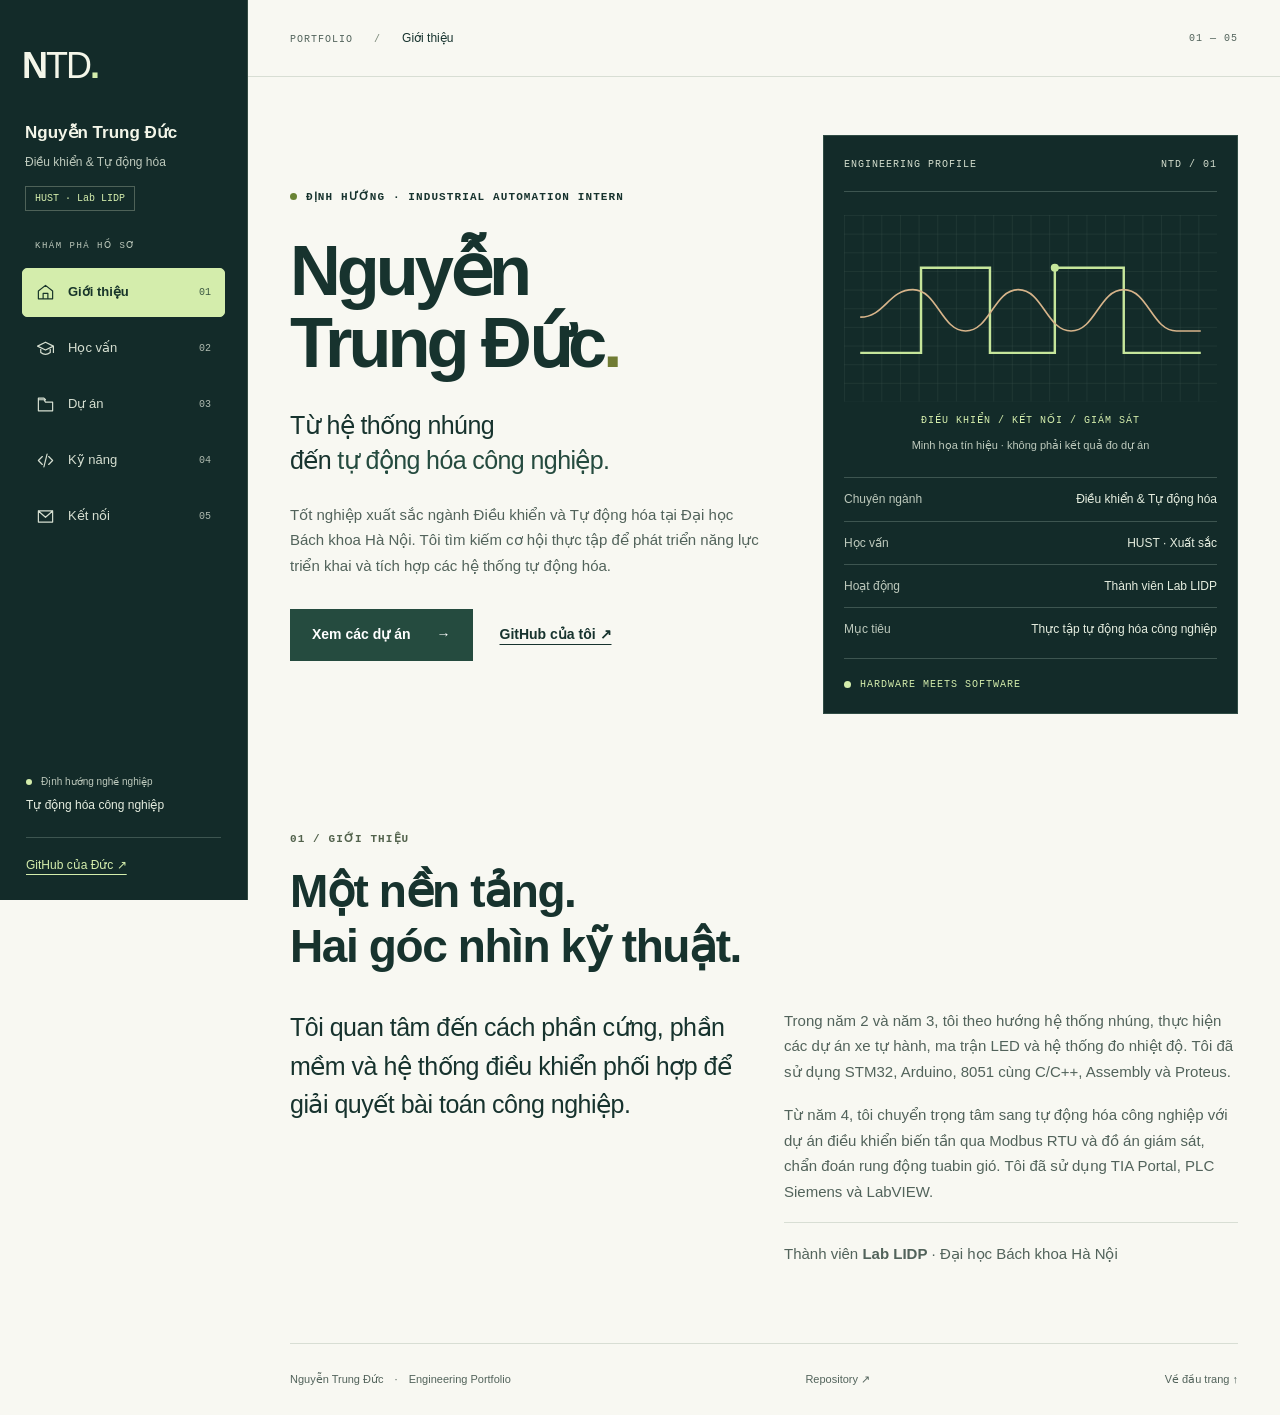
<file: index.html>
<!doctype html>
<html lang="vi"><head>
  <meta charset="utf-8"><meta name="viewport" content="width=device-width, initial-scale=1">
  <meta name="theme-color" content="#132b29">
  <title>Giới thiệu · Nguyễn Trung Đức</title>
  <meta name="description" content="Nguyễn Trung Đức — tốt nghiệp xuất sắc HUST, thành viên Lab LIDP, định hướng tự động hóa công nghiệp.">
  <link rel="stylesheet" href="styles.css">
</head><body id="top" class="sidebar-layout">
  <a class="skip" href="#main">Đến nội dung chính</a>
  <aside class="sidebar" aria-label="Hồ sơ và điều hướng">
    <a class="brand sidebar-brand" href="index.html" aria-label="Nguyễn Trung Đức — Giới thiệu">N<span>TD</span><span class="brand-dot">.</span></a>
    <div class="sidebar-profile"><p class="sidebar-name">Nguyễn Trung Đức</p><p>Điều khiển &amp; Tự động hóa</p><span class="sidebar-school">HUST · Lab LIDP</span></div>
    <p class="sidebar-label">KHÁM PHÁ HỒ SƠ</p>
    <nav class="sidebar-nav" aria-label="Điều hướng chính">
      <a class="nav-item" href="index.html" aria-current="page"><svg viewBox="0 0 24 24" fill="none" stroke="currentColor" stroke-width="1.5" stroke-linecap="round" stroke-linejoin="round" aria-hidden="true"><path d="M3 10 12 3l9 7v10H3Z M9 20v-7h6v7"/></svg><span>Giới thiệu</span><span class="nav-number" aria-hidden="true">01</span></a>
      <a class="nav-item" href="education.html"><svg viewBox="0 0 24 24" fill="none" stroke="currentColor" stroke-width="1.5" stroke-linecap="round" stroke-linejoin="round" aria-hidden="true"><path d="m2 9 10-5 10 5-10 5Z M6 11v6q6 5 12 0v-6 M22 9v8"/></svg><span>Học vấn</span><span class="nav-number" aria-hidden="true">02</span></a>
      <a class="nav-item" href="projects.html"><svg viewBox="0 0 24 24" fill="none" stroke="currentColor" stroke-width="1.5" stroke-linecap="round" stroke-linejoin="round" aria-hidden="true"><path d="M3 6h7l2 3h9v11H3Z M3 6V4h7l2 2"/></svg><span>Dự án</span><span class="nav-number" aria-hidden="true">03</span></a>
      <a class="nav-item" href="skills.html"><svg viewBox="0 0 24 24" fill="none" stroke="currentColor" stroke-width="1.5" stroke-linecap="round" stroke-linejoin="round" aria-hidden="true"><path d="m8 7-5 5 5 5 M16 7l5 5-5 5 M14 4l-4 16"/></svg><span>Kỹ năng</span><span class="nav-number" aria-hidden="true">04</span></a>
      <a class="nav-item" href="contact.html"><svg viewBox="0 0 24 24" fill="none" stroke="currentColor" stroke-width="1.5" stroke-linecap="round" stroke-linejoin="round" aria-hidden="true"><path d="M3 5h18v14H3Z m0 0 9 8 9-8"/></svg><span>Kết nối</span><span class="nav-number" aria-hidden="true">05</span></a>
    </nav>
    <div class="sidebar-bottom"><p><span class="dot" aria-hidden="true"></span>Định hướng nghề nghiệp</p><strong>Tự động hóa công nghiệp</strong><a href="https://github.com/TDucIoT1901">GitHub của Đức ↗</a></div>
  </aside>
  <div class="page-shell">
    <header class="page-topbar"><p>PORTFOLIO <span aria-hidden="true">/</span> <span>Giới thiệu</span></p><span class="page-counter" aria-hidden="true">01 — 05</span></header>
    <main id="main" tabindex="-1"><section class="hero wrap" aria-labelledby="hero-title">
      <div class="hero-copy">
        <p class="eyebrow"><span class="dot" aria-hidden="true"></span>ĐỊNH HƯỚNG · INDUSTRIAL AUTOMATION INTERN</p>
        <h1 id="hero-title">Nguyễn<br>Trung Đức<span class="accent">.</span></h1>
        <p class="hero-role">Từ hệ thống nhúng<br>đến <em>tự động hóa công nghiệp.</em></p>
        <p class="intro">Tốt nghiệp xuất sắc ngành Điều khiển và Tự động hóa tại Đại học Bách khoa Hà Nội. Tôi tìm kiếm cơ hội thực tập để phát triển năng lực triển khai và tích hợp các hệ thống tự động hóa.</p>
        <div class="actions"><a class="button" href="projects.html">Xem các dự án <span aria-hidden="true">→</span></a><a class="text-link" href="https://github.com/TDucIoT1901">GitHub của tôi ↗</a></div>
      </div>
      <aside class="technical" aria-label="Tóm tắt hồ sơ kỹ thuật">
        <div class="panel-top"><span>ENGINEERING PROFILE</span><span>NTD / 01</span></div>
        <div class="signal" aria-hidden="true">
          <svg viewBox="0 0 460 230" fill="none">
            <defs><pattern id="grid" width="23" height="23" patternUnits="userSpaceOnUse"><path d="M23 0H0V23" stroke="#39514d" stroke-width=".7"/></pattern></defs>
            <rect width="460" height="230" fill="url(#grid)"/>
            <path d="M20 170H95V65H180V170H260V65H345V170H440" stroke="#c6e69b" stroke-width="3"/>
            <path d="M20 126C50 126 55 92 85 92S120 143 150 143S185 92 215 92S250 143 280 143S315 92 345 92S380 143 410 143H440" stroke="#d7b48a" stroke-width="2"/>
            <circle cx="260" cy="65" r="5" fill="#c6e69b"/>
          </svg>
          <span class="signal-caption">ĐIỀU KHIỂN / KẾT NỐI / GIÁM SÁT</span>
        </div>
        <p class="diagram-note">Minh họa tín hiệu · không phải kết quả đo dự án</p>
        <dl class="spec-list"><div><dt>Chuyên ngành</dt><dd>Điều khiển &amp; Tự động hóa</dd></div><div><dt>Học vấn</dt><dd>HUST · Xuất sắc</dd></div><div><dt>Hoạt động</dt><dd>Thành viên Lab LIDP</dd></div><div><dt>Mục tiêu</dt><dd>Thực tập tự động hóa công nghiệp</dd></div></dl>
        <div class="panel-bottom"><span class="dot" aria-hidden="true"></span>HARDWARE MEETS SOFTWARE</div>
      </aside>
    </section><section id="about" class="section wrap" aria-labelledby="about-title">
      <div class="section-heading"><p class="eyebrow">01 / GIỚI THIỆU</p><h2 id="about-title">Một nền tảng.<br>Hai góc nhìn kỹ thuật.</h2></div>
      <div class="about-grid"><p class="lead">Tôi quan tâm đến cách phần cứng, phần mềm và hệ thống điều khiển phối hợp để giải quyết bài toán công nghiệp.</p><div><p>Trong năm 2 và năm 3, tôi theo hướng hệ thống nhúng, thực hiện các dự án xe tự hành, ma trận LED và hệ thống đo nhiệt độ. Tôi đã sử dụng STM32, Arduino, 8051 cùng C/C++, Assembly và Proteus.</p><p>Từ năm 4, tôi chuyển trọng tâm sang tự động hóa công nghiệp với dự án điều khiển biến tần qua Modbus RTU và đồ án giám sát, chẩn đoán rung động tuabin gió. Tôi đã sử dụng TIA Portal, PLC Siemens và LabVIEW.</p><p class="lab-note">Thành viên <strong>Lab LIDP</strong> · Đại học Bách khoa Hà Nội</p></div></div>
    </section></main>
    <footer class="wrap footer"><p>Nguyễn Trung Đức <span>·</span> Engineering Portfolio</p><a href="https://github.com/TDucIoT1901/MyPortfolio-CV">Repository ↗</a><a href="#top">Về đầu trang ↑</a></footer>
  </div>
</body></html>
</file>
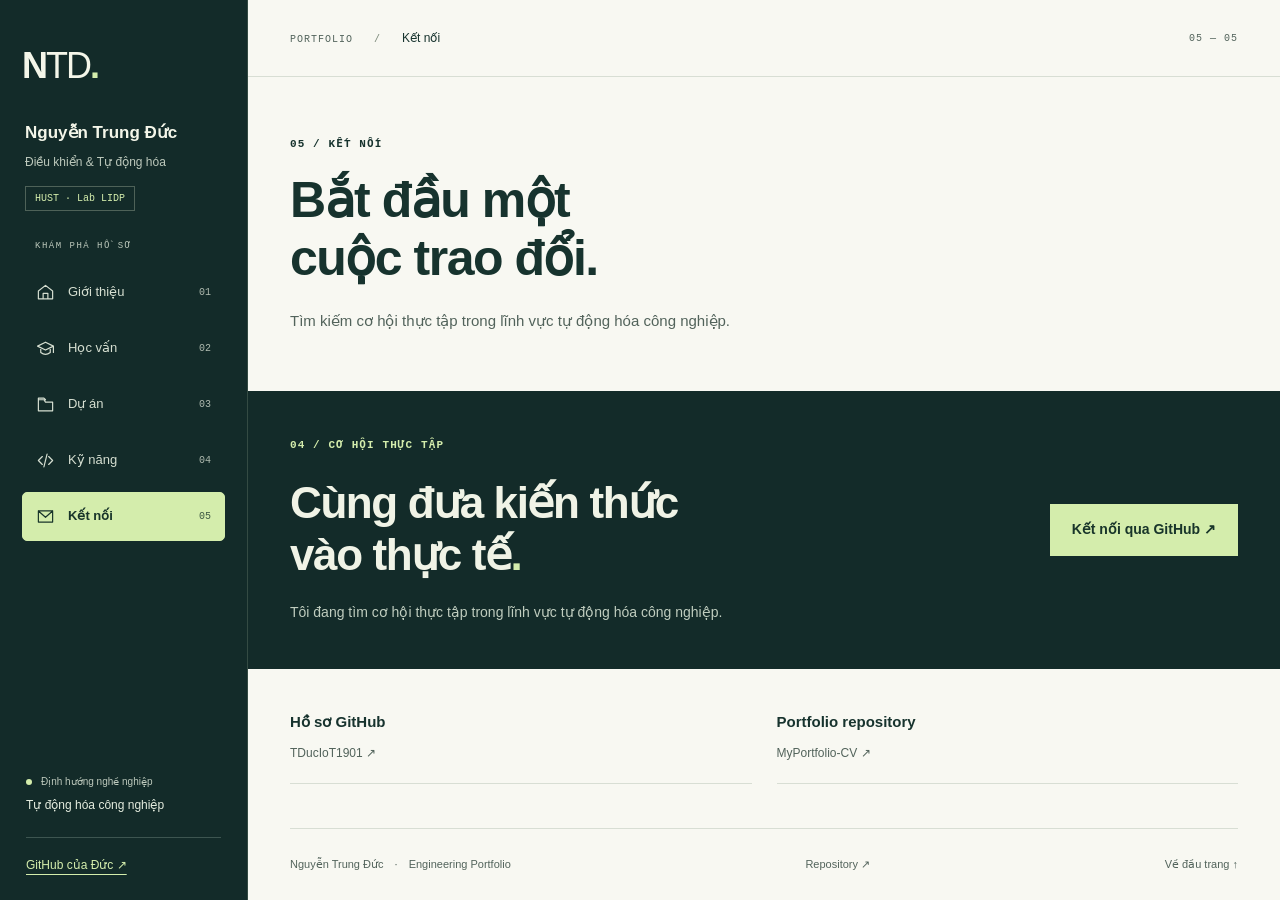
<file: contact.html>
<!doctype html>
<html lang="vi"><head>
  <meta charset="utf-8"><meta name="viewport" content="width=device-width, initial-scale=1">
  <meta name="theme-color" content="#132b29">
  <title>Kết nối · Nguyễn Trung Đức</title>
  <meta name="description" content="Kết nối với Nguyễn Trung Đức qua GitHub, tìm hiểu hồ sơ và cơ hội thực tập tự động hóa công nghiệp.">
  <link rel="stylesheet" href="styles.css">
</head><body id="top" class="sidebar-layout">
  <a class="skip" href="#main">Đến nội dung chính</a>
  <aside class="sidebar" aria-label="Hồ sơ và điều hướng">
    <a class="brand sidebar-brand" href="index.html" aria-label="Nguyễn Trung Đức — Giới thiệu">N<span>TD</span><span class="brand-dot">.</span></a>
    <div class="sidebar-profile"><p class="sidebar-name">Nguyễn Trung Đức</p><p>Điều khiển &amp; Tự động hóa</p><span class="sidebar-school">HUST · Lab LIDP</span></div>
    <p class="sidebar-label">KHÁM PHÁ HỒ SƠ</p>
    <nav class="sidebar-nav" aria-label="Điều hướng chính">
      <a class="nav-item" href="index.html"><svg viewBox="0 0 24 24" fill="none" stroke="currentColor" stroke-width="1.5" stroke-linecap="round" stroke-linejoin="round" aria-hidden="true"><path d="M3 10 12 3l9 7v10H3Z M9 20v-7h6v7"/></svg><span>Giới thiệu</span><span class="nav-number" aria-hidden="true">01</span></a>
      <a class="nav-item" href="education.html"><svg viewBox="0 0 24 24" fill="none" stroke="currentColor" stroke-width="1.5" stroke-linecap="round" stroke-linejoin="round" aria-hidden="true"><path d="m2 9 10-5 10 5-10 5Z M6 11v6q6 5 12 0v-6 M22 9v8"/></svg><span>Học vấn</span><span class="nav-number" aria-hidden="true">02</span></a>
      <a class="nav-item" href="projects.html"><svg viewBox="0 0 24 24" fill="none" stroke="currentColor" stroke-width="1.5" stroke-linecap="round" stroke-linejoin="round" aria-hidden="true"><path d="M3 6h7l2 3h9v11H3Z M3 6V4h7l2 2"/></svg><span>Dự án</span><span class="nav-number" aria-hidden="true">03</span></a>
      <a class="nav-item" href="skills.html"><svg viewBox="0 0 24 24" fill="none" stroke="currentColor" stroke-width="1.5" stroke-linecap="round" stroke-linejoin="round" aria-hidden="true"><path d="m8 7-5 5 5 5 M16 7l5 5-5 5 M14 4l-4 16"/></svg><span>Kỹ năng</span><span class="nav-number" aria-hidden="true">04</span></a>
      <a class="nav-item" href="contact.html" aria-current="page"><svg viewBox="0 0 24 24" fill="none" stroke="currentColor" stroke-width="1.5" stroke-linecap="round" stroke-linejoin="round" aria-hidden="true"><path d="M3 5h18v14H3Z m0 0 9 8 9-8"/></svg><span>Kết nối</span><span class="nav-number" aria-hidden="true">05</span></a>
    </nav>
    <div class="sidebar-bottom"><p><span class="dot" aria-hidden="true"></span>Định hướng nghề nghiệp</p><strong>Tự động hóa công nghiệp</strong><a href="https://github.com/TDucIoT1901">GitHub của Đức ↗</a></div>
  </aside>
  <div class="page-shell">
    <header class="page-topbar"><p>PORTFOLIO <span aria-hidden="true">/</span> <span>Kết nối</span></p><span class="page-counter" aria-hidden="true">05 — 05</span></header>
    <main id="main" tabindex="-1"><section class="section wrap contact-heading"><p class="eyebrow">05 / KẾT NỐI</p><h1 class="page-title">Bắt đầu một<br>cuộc trao đổi.</h1><p>Tìm kiếm cơ hội thực tập trong lĩnh vực tự động hóa công nghiệp.</p></section><section id="contact" class="contact"><div class="wrap contact-inner"><div><p class="eyebrow">04 / CƠ HỘI THỰC TẬP</p><h2>Cùng đưa kiến thức<br>vào thực tế<span class="accent">.</span></h2><p>Tôi đang tìm cơ hội thực tập trong lĩnh vực tự động hóa công nghiệp.</p></div><a class="button light" href="https://github.com/TDucIoT1901">Kết nối qua GitHub ↗</a></div></section><section class="wrap contact-links" aria-label="Liên kết hồ sơ"><a href="https://github.com/TDucIoT1901">Hồ sơ GitHub <span>TDucIoT1901 ↗</span></a><a href="https://github.com/TDucIoT1901/MyPortfolio-CV">Portfolio repository <span>MyPortfolio-CV ↗</span></a></section></main>
    <footer class="wrap footer"><p>Nguyễn Trung Đức <span>·</span> Engineering Portfolio</p><a href="https://github.com/TDucIoT1901/MyPortfolio-CV">Repository ↗</a><a href="#top">Về đầu trang ↑</a></footer>
  </div>
</body></html>
</file>
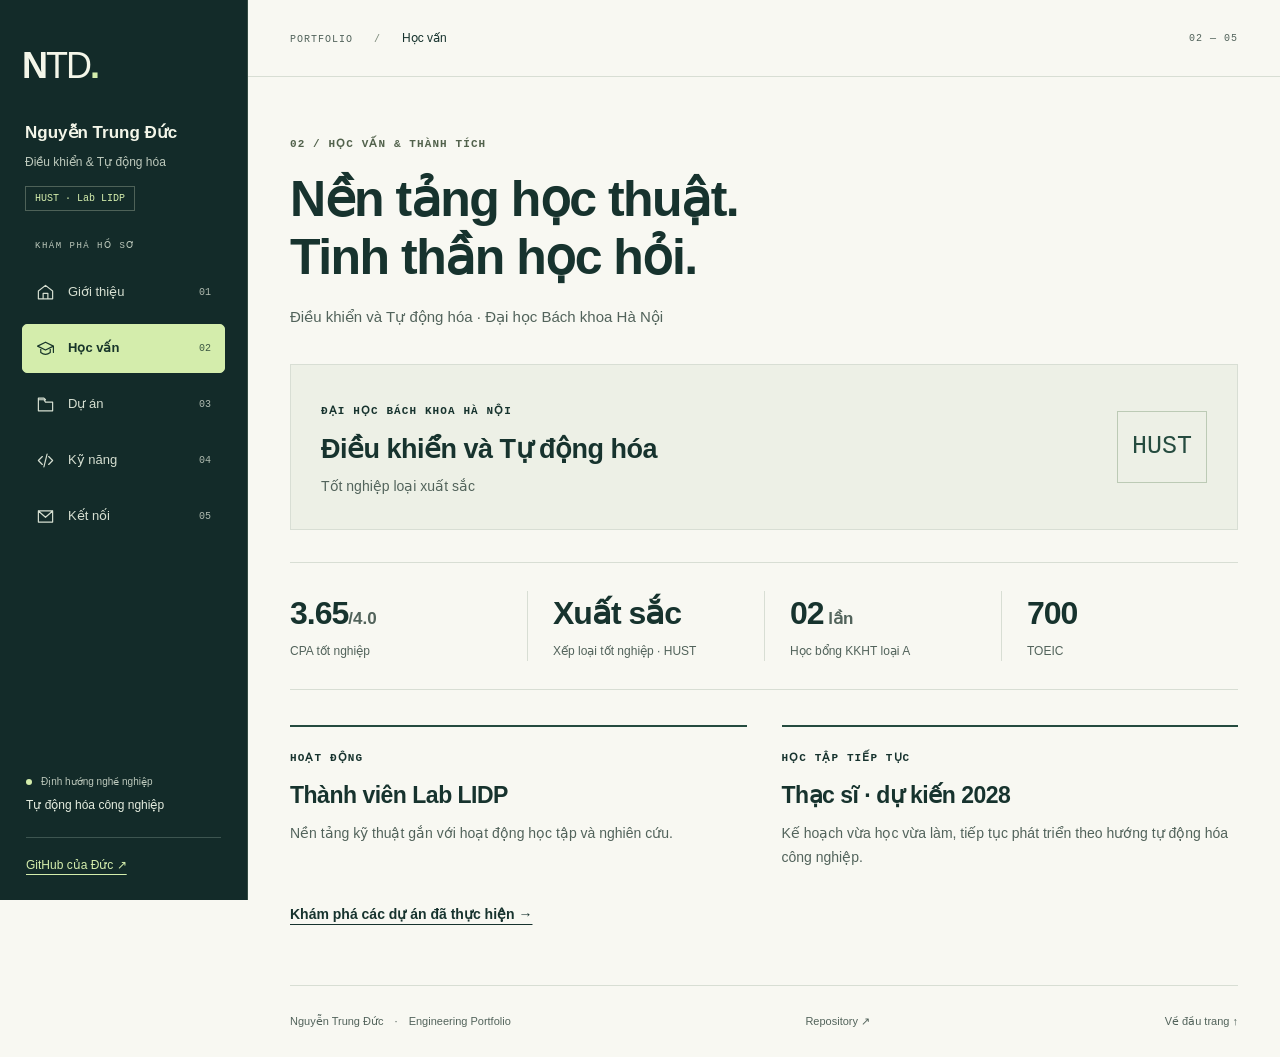
<file: education.html>
<!doctype html>
<html lang="vi"><head>
  <meta charset="utf-8"><meta name="viewport" content="width=device-width, initial-scale=1">
  <meta name="theme-color" content="#132b29">
  <title>Học vấn · Nguyễn Trung Đức</title>
  <meta name="description" content="Học vấn Nguyễn Trung Đức: HUST, tốt nghiệp xuất sắc, CPA 3.65, hai học bổng KKHT loại A, TOEIC 700 và Lab LIDP.">
  <link rel="stylesheet" href="styles.css">
</head><body id="top" class="sidebar-layout">
  <a class="skip" href="#main">Đến nội dung chính</a>
  <aside class="sidebar" aria-label="Hồ sơ và điều hướng">
    <a class="brand sidebar-brand" href="index.html" aria-label="Nguyễn Trung Đức — Giới thiệu">N<span>TD</span><span class="brand-dot">.</span></a>
    <div class="sidebar-profile"><p class="sidebar-name">Nguyễn Trung Đức</p><p>Điều khiển &amp; Tự động hóa</p><span class="sidebar-school">HUST · Lab LIDP</span></div>
    <p class="sidebar-label">KHÁM PHÁ HỒ SƠ</p>
    <nav class="sidebar-nav" aria-label="Điều hướng chính">
      <a class="nav-item" href="index.html"><svg viewBox="0 0 24 24" fill="none" stroke="currentColor" stroke-width="1.5" stroke-linecap="round" stroke-linejoin="round" aria-hidden="true"><path d="M3 10 12 3l9 7v10H3Z M9 20v-7h6v7"/></svg><span>Giới thiệu</span><span class="nav-number" aria-hidden="true">01</span></a>
      <a class="nav-item" href="education.html" aria-current="page"><svg viewBox="0 0 24 24" fill="none" stroke="currentColor" stroke-width="1.5" stroke-linecap="round" stroke-linejoin="round" aria-hidden="true"><path d="m2 9 10-5 10 5-10 5Z M6 11v6q6 5 12 0v-6 M22 9v8"/></svg><span>Học vấn</span><span class="nav-number" aria-hidden="true">02</span></a>
      <a class="nav-item" href="projects.html"><svg viewBox="0 0 24 24" fill="none" stroke="currentColor" stroke-width="1.5" stroke-linecap="round" stroke-linejoin="round" aria-hidden="true"><path d="M3 6h7l2 3h9v11H3Z M3 6V4h7l2 2"/></svg><span>Dự án</span><span class="nav-number" aria-hidden="true">03</span></a>
      <a class="nav-item" href="skills.html"><svg viewBox="0 0 24 24" fill="none" stroke="currentColor" stroke-width="1.5" stroke-linecap="round" stroke-linejoin="round" aria-hidden="true"><path d="m8 7-5 5 5 5 M16 7l5 5-5 5 M14 4l-4 16"/></svg><span>Kỹ năng</span><span class="nav-number" aria-hidden="true">04</span></a>
      <a class="nav-item" href="contact.html"><svg viewBox="0 0 24 24" fill="none" stroke="currentColor" stroke-width="1.5" stroke-linecap="round" stroke-linejoin="round" aria-hidden="true"><path d="M3 5h18v14H3Z m0 0 9 8 9-8"/></svg><span>Kết nối</span><span class="nav-number" aria-hidden="true">05</span></a>
    </nav>
    <div class="sidebar-bottom"><p><span class="dot" aria-hidden="true"></span>Định hướng nghề nghiệp</p><strong>Tự động hóa công nghiệp</strong><a href="https://github.com/TDucIoT1901">GitHub của Đức ↗</a></div>
  </aside>
  <div class="page-shell">
    <header class="page-topbar"><p>PORTFOLIO <span aria-hidden="true">/</span> <span>Học vấn</span></p><span class="page-counter" aria-hidden="true">02 — 05</span></header>
    <main id="main" tabindex="-1"><section class="section wrap" aria-labelledby="education-title"><div class="section-heading"><p class="eyebrow">02 / HỌC VẤN &amp; THÀNH TÍCH</p><h1 class="page-title" id="education-title">Nền tảng học thuật.<br>Tinh thần học hỏi.</h1><p>Điều khiển và Tự động hóa · Đại học Bách khoa Hà Nội</p></div>
<article class="education-card"><div><span class="eyebrow">ĐẠI HỌC BÁCH KHOA HÀ NỘI</span><h2>Điều khiển và Tự động hóa</h2><p>Tốt nghiệp loại xuất sắc</p></div><span class="school-badge">HUST</span></article>
<div class="achievements wrap" aria-label="Thành tích học tập">
      <div><strong>3.65<span>/4.0</span></strong><p>CPA tốt nghiệp</p></div><div><strong>Xuất sắc</strong><p>Xếp loại tốt nghiệp · HUST</p></div><div><strong>02<span> lần</span></strong><p>Học bổng KKHT loại A</p></div><div><strong>700</strong><p>TOEIC</p></div>
    </div>
<div class="education-details"><article><p class="eyebrow">HOẠT ĐỘNG</p><h2>Thành viên Lab LIDP</h2><p>Nền tảng kỹ thuật gắn với hoạt động học tập và nghiên cứu.</p></article><article><p class="eyebrow">HỌC TẬP TIẾP TỤC</p><h2>Thạc sĩ · dự kiến 2028</h2><p>Kế hoạch vừa học vừa làm, tiếp tục phát triển theo hướng tự động hóa công nghiệp.</p></article></div>
<a class="text-link" href="projects.html">Khám phá các dự án đã thực hiện →</a></section></main>
    <footer class="wrap footer"><p>Nguyễn Trung Đức <span>·</span> Engineering Portfolio</p><a href="https://github.com/TDucIoT1901/MyPortfolio-CV">Repository ↗</a><a href="#top">Về đầu trang ↑</a></footer>
  </div>
</body></html>
</file>
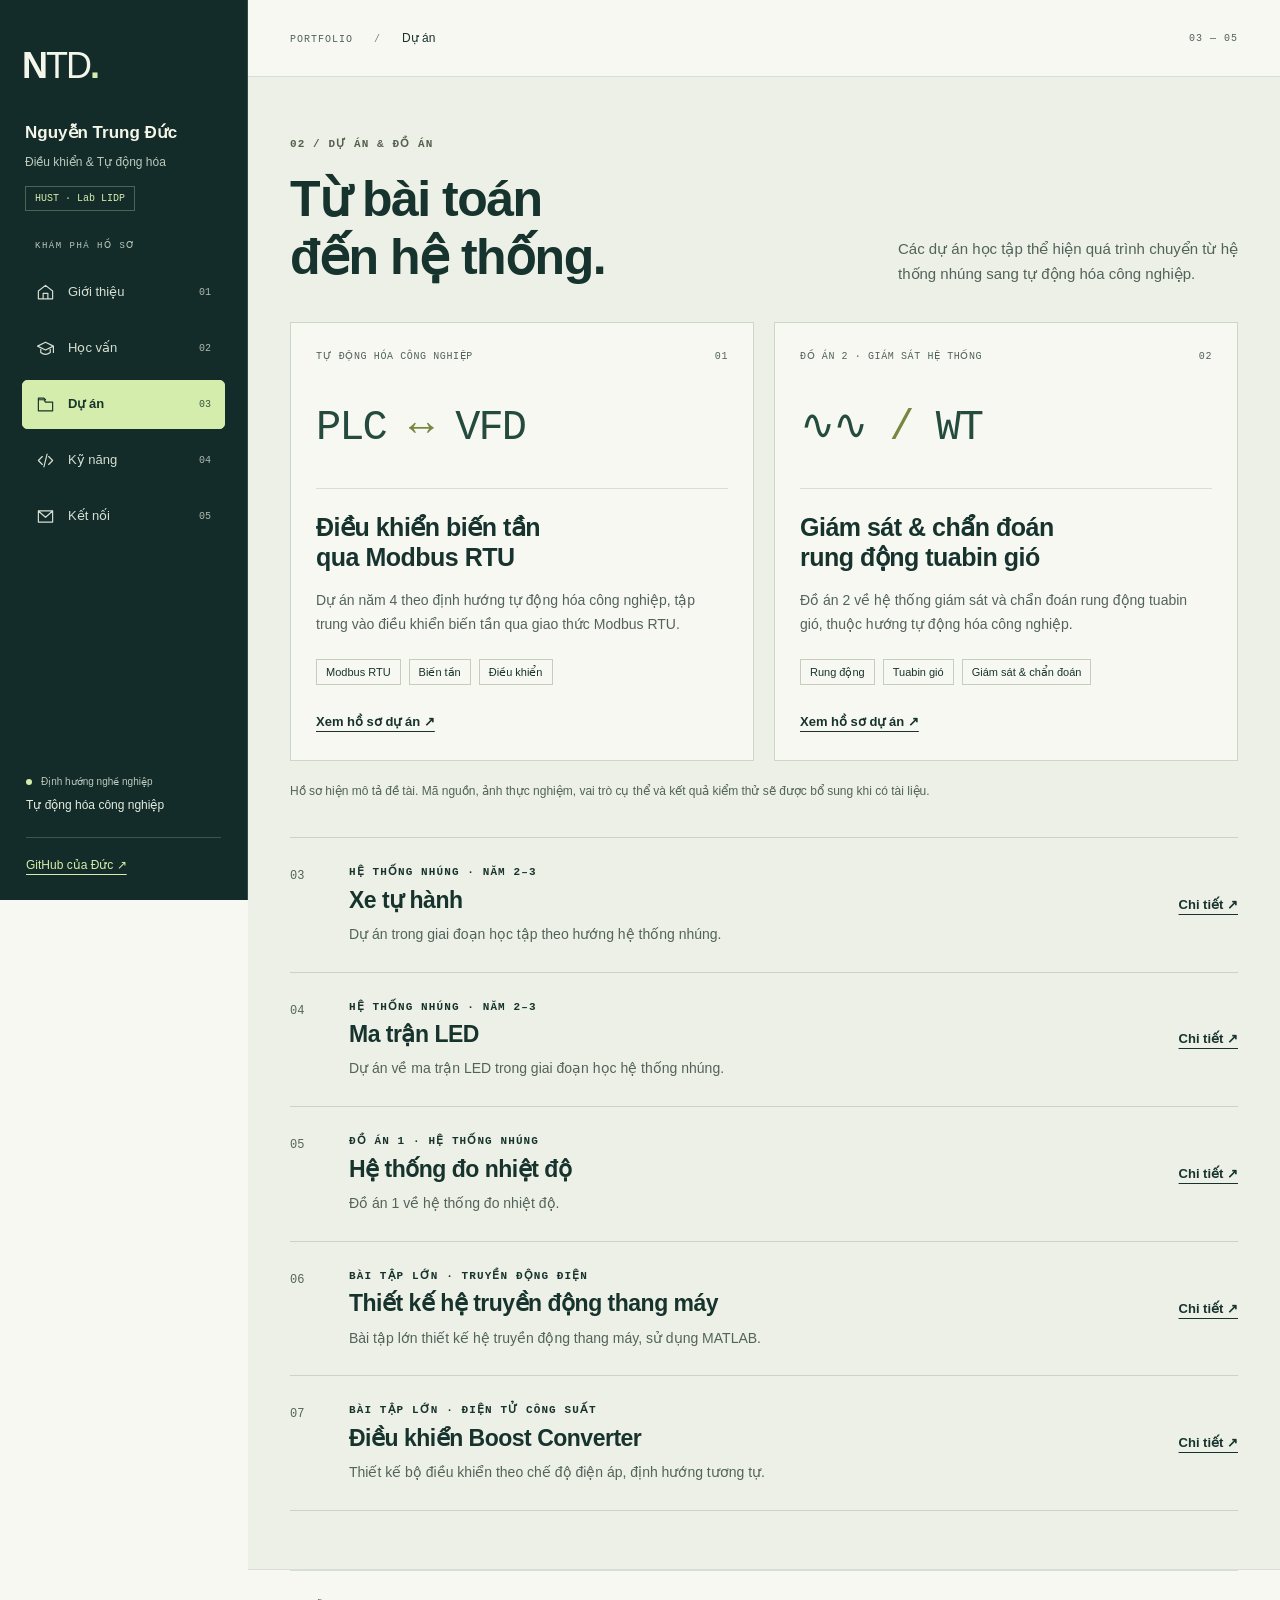
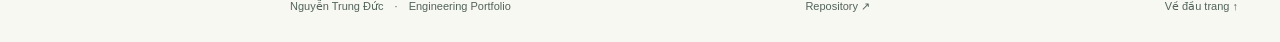
<file: projects.html>
<!doctype html>
<html lang="vi"><head>
  <meta charset="utf-8"><meta name="viewport" content="width=device-width, initial-scale=1">
  <meta name="theme-color" content="#132b29">
  <title>Dự án · Nguyễn Trung Đức</title>
  <meta name="description" content="Bảy dự án và bài tập lớn của Nguyễn Trung Đức: tự động hóa công nghiệp, Modbus RTU, rung động tuabin gió và hệ thống nhúng.">
  <link rel="stylesheet" href="styles.css">
</head><body id="top" class="sidebar-layout">
  <a class="skip" href="#main">Đến nội dung chính</a>
  <aside class="sidebar" aria-label="Hồ sơ và điều hướng">
    <a class="brand sidebar-brand" href="index.html" aria-label="Nguyễn Trung Đức — Giới thiệu">N<span>TD</span><span class="brand-dot">.</span></a>
    <div class="sidebar-profile"><p class="sidebar-name">Nguyễn Trung Đức</p><p>Điều khiển &amp; Tự động hóa</p><span class="sidebar-school">HUST · Lab LIDP</span></div>
    <p class="sidebar-label">KHÁM PHÁ HỒ SƠ</p>
    <nav class="sidebar-nav" aria-label="Điều hướng chính">
      <a class="nav-item" href="index.html"><svg viewBox="0 0 24 24" fill="none" stroke="currentColor" stroke-width="1.5" stroke-linecap="round" stroke-linejoin="round" aria-hidden="true"><path d="M3 10 12 3l9 7v10H3Z M9 20v-7h6v7"/></svg><span>Giới thiệu</span><span class="nav-number" aria-hidden="true">01</span></a>
      <a class="nav-item" href="education.html"><svg viewBox="0 0 24 24" fill="none" stroke="currentColor" stroke-width="1.5" stroke-linecap="round" stroke-linejoin="round" aria-hidden="true"><path d="m2 9 10-5 10 5-10 5Z M6 11v6q6 5 12 0v-6 M22 9v8"/></svg><span>Học vấn</span><span class="nav-number" aria-hidden="true">02</span></a>
      <a class="nav-item" href="projects.html" aria-current="page"><svg viewBox="0 0 24 24" fill="none" stroke="currentColor" stroke-width="1.5" stroke-linecap="round" stroke-linejoin="round" aria-hidden="true"><path d="M3 6h7l2 3h9v11H3Z M3 6V4h7l2 2"/></svg><span>Dự án</span><span class="nav-number" aria-hidden="true">03</span></a>
      <a class="nav-item" href="skills.html"><svg viewBox="0 0 24 24" fill="none" stroke="currentColor" stroke-width="1.5" stroke-linecap="round" stroke-linejoin="round" aria-hidden="true"><path d="m8 7-5 5 5 5 M16 7l5 5-5 5 M14 4l-4 16"/></svg><span>Kỹ năng</span><span class="nav-number" aria-hidden="true">04</span></a>
      <a class="nav-item" href="contact.html"><svg viewBox="0 0 24 24" fill="none" stroke="currentColor" stroke-width="1.5" stroke-linecap="round" stroke-linejoin="round" aria-hidden="true"><path d="M3 5h18v14H3Z m0 0 9 8 9-8"/></svg><span>Kết nối</span><span class="nav-number" aria-hidden="true">05</span></a>
    </nav>
    <div class="sidebar-bottom"><p><span class="dot" aria-hidden="true"></span>Định hướng nghề nghiệp</p><strong>Tự động hóa công nghiệp</strong><a href="https://github.com/TDucIoT1901">GitHub của Đức ↗</a></div>
  </aside>
  <div class="page-shell">
    <header class="page-topbar"><p>PORTFOLIO <span aria-hidden="true">/</span> <span>Dự án</span></p><span class="page-counter" aria-hidden="true">03 — 05</span></header>
    <main id="main" tabindex="-1"><section id="projects" class="projects-section" aria-labelledby="projects-title"><div class="wrap section">
      <div class="section-heading project-heading"><div><p class="eyebrow">02 / DỰ ÁN &amp; ĐỒ ÁN</p><h1 class="page-title" id="projects-title">Từ bài toán<br>đến hệ thống.</h1></div><p>Các dự án học tập thể hiện quá trình chuyển từ hệ thống nhúng sang tự động hóa công nghiệp.</p></div>
      <div class="featured-grid">
        <article class="project featured"><div class="project-meta"><span>TỰ ĐỘNG HÓA CÔNG NGHIỆP</span><span>01</span></div><div class="project-symbol" aria-hidden="true">PLC <span>↔</span> VFD</div><h2>Điều khiển biến tần<br>qua Modbus RTU</h2><p>Dự án năm 4 theo định hướng tự động hóa công nghiệp, tập trung vào điều khiển biến tần qua giao thức Modbus RTU.</p><ul class="tags"><li>Modbus RTU</li><li>Biến tần</li><li>Điều khiển</li></ul><a href="https://github.com/TDucIoT1901/MyPortfolio-CV/blob/main/PROJECTS.md#modbus-rtu">Xem hồ sơ dự án ↗</a></article>
        <article class="project featured"><div class="project-meta"><span>ĐỒ ÁN 2 · GIÁM SÁT HỆ THỐNG</span><span>02</span></div><div class="project-symbol wave" aria-hidden="true">∿∿<span> / </span>WT</div><h2>Giám sát &amp; chẩn đoán<br>rung động tuabin gió</h2><p>Đồ án 2 về hệ thống giám sát và chẩn đoán rung động tuabin gió, thuộc hướng tự động hóa công nghiệp.</p><ul class="tags"><li>Rung động</li><li>Tuabin gió</li><li>Giám sát &amp; chẩn đoán</li></ul><a href="https://github.com/TDucIoT1901/MyPortfolio-CV/blob/main/PROJECTS.md#wind-turbine">Xem hồ sơ dự án ↗</a></article>
      </div>
      <p class="project-disclosure">Hồ sơ hiện mô tả đề tài. Mã nguồn, ảnh thực nghiệm, vai trò cụ thể và kết quả kiểm thử sẽ được bổ sung khi có tài liệu.</p>
      <div class="project-list">
        <article class="project-row"><span class="number">03</span><div><p class="eyebrow">HỆ THỐNG NHÚNG · NĂM 2–3</p><h2>Xe tự hành</h2><p>Dự án trong giai đoạn học tập theo hướng hệ thống nhúng.</p></div><a href="https://github.com/TDucIoT1901/MyPortfolio-CV/blob/main/PROJECTS.md#autonomous-car" aria-label="Xem hồ sơ dự án xe tự hành">Chi tiết ↗</a></article>
        <article class="project-row"><span class="number">04</span><div><p class="eyebrow">HỆ THỐNG NHÚNG · NĂM 2–3</p><h2>Ma trận LED</h2><p>Dự án về ma trận LED trong giai đoạn học hệ thống nhúng.</p></div><a href="https://github.com/TDucIoT1901/MyPortfolio-CV/blob/main/PROJECTS.md#led-matrix" aria-label="Xem hồ sơ dự án ma trận LED">Chi tiết ↗</a></article>
        <article class="project-row"><span class="number">05</span><div><p class="eyebrow">ĐỒ ÁN 1 · HỆ THỐNG NHÚNG</p><h2>Hệ thống đo nhiệt độ</h2><p>Đồ án 1 về hệ thống đo nhiệt độ.</p></div><a href="https://github.com/TDucIoT1901/MyPortfolio-CV/blob/main/PROJECTS.md#temperature" aria-label="Xem hồ sơ hệ thống đo nhiệt độ">Chi tiết ↗</a></article>
        <article class="project-row"><span class="number">06</span><div><p class="eyebrow">BÀI TẬP LỚN · TRUYỀN ĐỘNG ĐIỆN</p><h2>Thiết kế hệ truyền động thang máy</h2><p>Bài tập lớn thiết kế hệ truyền động thang máy, sử dụng MATLAB.</p></div><a href="https://github.com/TDucIoT1901/MyPortfolio-CV/blob/main/PROJECTS.md#elevator" aria-label="Xem hồ sơ truyền động thang máy">Chi tiết ↗</a></article>
        <article class="project-row"><span class="number">07</span><div><p class="eyebrow">BÀI TẬP LỚN · ĐIỆN TỬ CÔNG SUẤT</p><h2>Điều khiển Boost Converter</h2><p>Thiết kế bộ điều khiển theo chế độ điện áp, định hướng tương tự.</p></div><a href="https://github.com/TDucIoT1901/MyPortfolio-CV/blob/main/PROJECTS.md#boost-converter" aria-label="Xem hồ sơ Boost Converter">Chi tiết ↗</a></article>
      </div>
    </div></section></main>
    <footer class="wrap footer"><p>Nguyễn Trung Đức <span>·</span> Engineering Portfolio</p><a href="https://github.com/TDucIoT1901/MyPortfolio-CV">Repository ↗</a><a href="#top">Về đầu trang ↑</a></footer>
  </div>
</body></html>
</file>
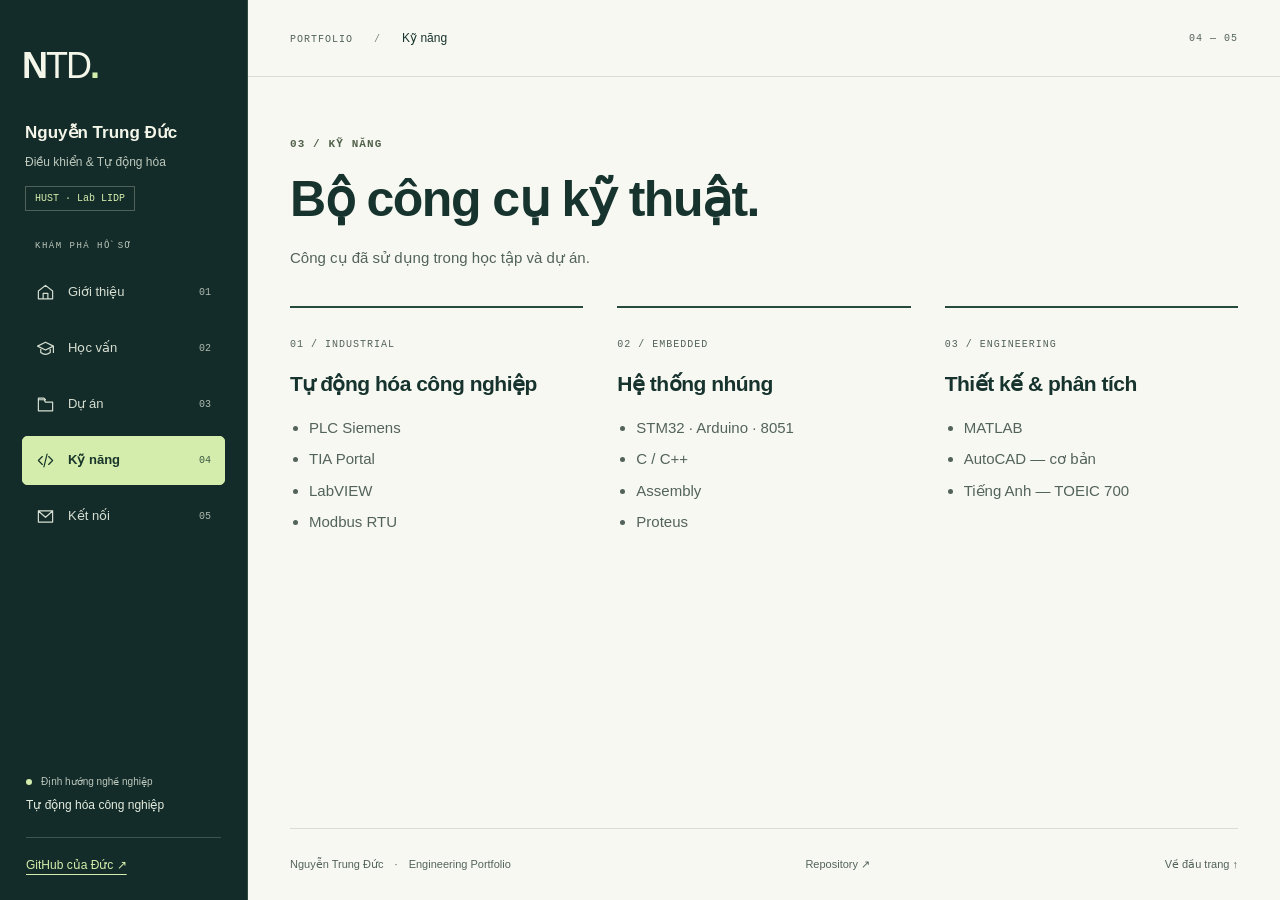
<file: skills.html>
<!doctype html>
<html lang="vi"><head>
  <meta charset="utf-8"><meta name="viewport" content="width=device-width, initial-scale=1">
  <meta name="theme-color" content="#132b29">
  <title>Kỹ năng · Nguyễn Trung Đức</title>
  <meta name="description" content="Kỹ năng Nguyễn Trung Đức: PLC Siemens, TIA Portal, LabVIEW, Modbus RTU, STM32, C/C++, MATLAB và AutoCAD cơ bản.">
  <link rel="stylesheet" href="styles.css">
</head><body id="top" class="sidebar-layout">
  <a class="skip" href="#main">Đến nội dung chính</a>
  <aside class="sidebar" aria-label="Hồ sơ và điều hướng">
    <a class="brand sidebar-brand" href="index.html" aria-label="Nguyễn Trung Đức — Giới thiệu">N<span>TD</span><span class="brand-dot">.</span></a>
    <div class="sidebar-profile"><p class="sidebar-name">Nguyễn Trung Đức</p><p>Điều khiển &amp; Tự động hóa</p><span class="sidebar-school">HUST · Lab LIDP</span></div>
    <p class="sidebar-label">KHÁM PHÁ HỒ SƠ</p>
    <nav class="sidebar-nav" aria-label="Điều hướng chính">
      <a class="nav-item" href="index.html"><svg viewBox="0 0 24 24" fill="none" stroke="currentColor" stroke-width="1.5" stroke-linecap="round" stroke-linejoin="round" aria-hidden="true"><path d="M3 10 12 3l9 7v10H3Z M9 20v-7h6v7"/></svg><span>Giới thiệu</span><span class="nav-number" aria-hidden="true">01</span></a>
      <a class="nav-item" href="education.html"><svg viewBox="0 0 24 24" fill="none" stroke="currentColor" stroke-width="1.5" stroke-linecap="round" stroke-linejoin="round" aria-hidden="true"><path d="m2 9 10-5 10 5-10 5Z M6 11v6q6 5 12 0v-6 M22 9v8"/></svg><span>Học vấn</span><span class="nav-number" aria-hidden="true">02</span></a>
      <a class="nav-item" href="projects.html"><svg viewBox="0 0 24 24" fill="none" stroke="currentColor" stroke-width="1.5" stroke-linecap="round" stroke-linejoin="round" aria-hidden="true"><path d="M3 6h7l2 3h9v11H3Z M3 6V4h7l2 2"/></svg><span>Dự án</span><span class="nav-number" aria-hidden="true">03</span></a>
      <a class="nav-item" href="skills.html" aria-current="page"><svg viewBox="0 0 24 24" fill="none" stroke="currentColor" stroke-width="1.5" stroke-linecap="round" stroke-linejoin="round" aria-hidden="true"><path d="m8 7-5 5 5 5 M16 7l5 5-5 5 M14 4l-4 16"/></svg><span>Kỹ năng</span><span class="nav-number" aria-hidden="true">04</span></a>
      <a class="nav-item" href="contact.html"><svg viewBox="0 0 24 24" fill="none" stroke="currentColor" stroke-width="1.5" stroke-linecap="round" stroke-linejoin="round" aria-hidden="true"><path d="M3 5h18v14H3Z m0 0 9 8 9-8"/></svg><span>Kết nối</span><span class="nav-number" aria-hidden="true">05</span></a>
    </nav>
    <div class="sidebar-bottom"><p><span class="dot" aria-hidden="true"></span>Định hướng nghề nghiệp</p><strong>Tự động hóa công nghiệp</strong><a href="https://github.com/TDucIoT1901">GitHub của Đức ↗</a></div>
  </aside>
  <div class="page-shell">
    <header class="page-topbar"><p>PORTFOLIO <span aria-hidden="true">/</span> <span>Kỹ năng</span></p><span class="page-counter" aria-hidden="true">04 — 05</span></header>
    <main id="main" tabindex="-1"><section id="skills" class="section wrap" aria-labelledby="skills-title"><div class="section-heading"><p class="eyebrow">03 / KỸ NĂNG</p><h1 class="page-title" id="skills-title">Bộ công cụ kỹ thuật.</h1><p>Công cụ đã sử dụng trong học tập và dự án.</p></div>
      <div class="skills-grid"><article><span class="skill-index">01 / INDUSTRIAL</span><h2>Tự động hóa công nghiệp</h2><ul><li>PLC Siemens</li><li>TIA Portal</li><li>LabVIEW</li><li>Modbus RTU</li></ul></article><article><span class="skill-index">02 / EMBEDDED</span><h2>Hệ thống nhúng</h2><ul><li>STM32 · Arduino · 8051</li><li>C / C++</li><li>Assembly</li><li>Proteus</li></ul></article><article><span class="skill-index">03 / ENGINEERING</span><h2>Thiết kế &amp; phân tích</h2><ul><li>MATLAB</li><li>AutoCAD — cơ bản</li><li>Tiếng Anh — TOEIC 700</li></ul></article></div>
    </section></main>
    <footer class="wrap footer"><p>Nguyễn Trung Đức <span>·</span> Engineering Portfolio</p><a href="https://github.com/TDucIoT1901/MyPortfolio-CV">Repository ↗</a><a href="#top">Về đầu trang ↑</a></footer>
  </div>
</body></html>
</file>
<file: styles.css>
@charset "UTF-8";
:root{--paper:#f8f8f2;--ink:#17332e;--muted:#52635b;--line:#d8ded4;--green:#254b3f;--lime:#d4edac;--mono:Consolas,"Courier New",monospace;--sans:"Segoe UI",Arial,sans-serif}
*{box-sizing:border-box}html{scroll-behavior:smooth;scroll-padding-top:32px}body{margin:0;background:var(--paper);color:var(--ink);font-family:var(--sans);line-height:1.7}a{color:inherit;text-underline-offset:5px}a:hover{text-decoration-thickness:2px}a:focus-visible{outline:3px solid #a04c20;outline-offset:5px}h1,h2,h3,p{margin:0}h1,h2,h3{line-height:1.18;font-weight:600}h2{font-size:clamp(30px,3.6vw,46px);letter-spacing:-1.4px}h3{font-size:23px;letter-spacing:-.5px}.wrap{width:min(1160px,calc(100% - 64px));margin-inline:auto}.skip{position:absolute;left:15px;top:-90px;background:var(--ink);color:white;padding:12px;z-index:5}.skip:focus{top:10px}.header{display:flex;align-items:center;justify-content:space-between;gap:24px;padding-block:24px;border-bottom:1px solid var(--line)}.brand{font-size:27px;font-weight:800;letter-spacing:-2px;text-decoration:none}.brand>span:first-child{font-weight:400}.brand-dot,.accent{color:#717c34}nav{display:flex;gap:30px}nav a{text-decoration:none;font-size:14px;font-weight:600}.hero{display:grid;grid-template-columns:1.2fr 1fr;gap:70px;padding-block:82px 65px;align-items:center}.eyebrow{font-family:var(--mono);font-size:11px;letter-spacing:1.1px;font-weight:600;line-height:1.7}.dot{display:inline-block;height:7px;width:7px;border-radius:50%;background:#698334;margin-right:9px}.hero h1{font-size:clamp(58px,6.3vw,86px);letter-spacing:-4px;line-height:1.03;margin:28px 0}.hero-role{font-size:clamp(22px,2.6vw,29px);line-height:1.4;font-weight:500;letter-spacing:-.6px}.hero-role em{font-style:normal;color:var(--green)}.intro{font-size:15px;color:var(--muted);max-width:480px;margin-top:24px}.actions{display:flex;align-items:center;gap:27px;margin-top:31px;flex-wrap:wrap}.button{display:inline-flex;align-items:center;gap:26px;background:var(--green);color:#fff;padding:13px 21px;text-decoration:none;font-weight:600;font-size:14px;border:1px solid var(--green)}.button:hover{background:#16382c}.text-link{font-size:14px;font-weight:600}.technical{background:#132b29;color:#e5eddf;border:1px solid #304c45;padding:24px;min-width:0}.panel-top,.panel-bottom{display:flex;align-items:center;justify-content:space-between;font-family:var(--mono);font-size:10px;letter-spacing:1px}.panel-top{padding-bottom:18px;border-bottom:1px solid #3d5550;color:#d3ddcd}.signal{margin-top:23px}.signal svg{width:100%;height:auto;display:block}.signal-caption{display:block;text-align:center;font-family:var(--mono);font-size:10px;letter-spacing:1px;margin-top:10px;color:var(--lime)}.diagram-note{font-size:11px;color:#bdc9bc;text-align:center;margin-top:7px}.spec-list{margin-top:23px;margin-bottom:0;font-size:12px}.spec-list>div{display:flex;justify-content:space-between;gap:16px;border-top:1px solid #3d5550;padding:11px 0}.spec-list dt{color:#bdc9bc}.spec-list dd{margin:0;text-align:right}.panel-bottom{border-top:1px solid #3d5550;padding-top:17px;margin-top:7px;justify-content:flex-start;color:var(--lime)}.panel-bottom .dot{background:var(--lime)}.achievements{display:grid;grid-template-columns:repeat(4,1fr);border-block:1px solid var(--line);padding-block:28px}.achievements>div{padding-inline:25px;border-left:1px solid var(--line)}.achievements>div:first-child{padding-left:0;border:0}.achievements strong{font-size:32px;letter-spacing:-1px;font-weight:600;line-height:1.4}.achievements strong span{font-size:17px;color:var(--muted);letter-spacing:0}.achievements p{font-size:12px;color:var(--muted);margin-top:5px}.section{padding-block:85px}.section-heading{margin-bottom:35px}.section-heading .eyebrow{margin-bottom:16px;color:#52624c}.section-heading>p:last-child:not(.eyebrow){color:var(--muted);margin-top:17px;font-size:15px}.about-grid{display:grid;grid-template-columns:1fr 1fr;gap:85px}.lead{font-size:25px;line-height:1.55;letter-spacing:-.5px}.about-grid>div>p{color:var(--muted);font-size:15px;margin-bottom:18px}.lab-note{padding-top:18px;border-top:1px solid var(--line)}.projects-section{background:#edf0e6;border-block:1px solid var(--line)}.project-heading{display:flex;justify-content:space-between;gap:40px;align-items:end}.project-heading>p{max-width:340px;color:var(--muted);font-size:14px}.featured-grid{display:grid;grid-template-columns:1fr 1fr;gap:24px}.project{padding:30px;background:var(--paper);border:1px solid #cdd7c8}.project-meta{display:flex;justify-content:space-between;gap:15px;font-family:var(--mono);font-size:10px;letter-spacing:.6px;color:var(--muted)}.project-symbol{font-family:var(--mono);font-size:42px;letter-spacing:-2px;padding:28px 0 24px;border-bottom:1px solid var(--line);color:#254b3f}.project-symbol span{color:#778740;font-weight:400}.project h3{font-size:27px;margin-top:24px}.project>p{font-size:14px;color:var(--muted);margin-top:17px;max-width:430px}.tags{list-style:none;padding:0;display:flex;gap:8px;flex-wrap:wrap;margin:22px 0}.tags li{font-size:11px;border:1px solid #c6cfbe;padding:3px 9px}.project>a{font-size:13px;font-weight:600}.project-disclosure{font-size:12px;color:var(--muted);margin:20px 0 36px;max-width:820px}.project-row{display:grid;grid-template-columns:35px 1fr auto;gap:24px;border-top:1px solid #cbd4c4;padding-block:25px;align-items:center}.project-row:last-child{border-bottom:1px solid #cbd4c4}.number{font-family:var(--mono);font-size:12px;color:var(--muted);align-self:start;padding-top:3px}.project-row h3{font-size:23px;margin-top:5px}.project-row p:last-child{font-size:14px;color:var(--muted);margin-top:9px}.project-row>a{font-size:13px;font-weight:600;white-space:nowrap}.skills-grid{display:grid;grid-template-columns:repeat(3,1fr);gap:34px}.skills-grid article{border-top:2px solid var(--green);padding-top:20px}.skill-index{font-size:10px;font-family:var(--mono);color:var(--muted);letter-spacing:1px}.skills-grid h3{font-size:21px;margin-top:17px}.skills-grid ul{padding-left:19px;color:var(--muted);font-size:15px;line-height:2.1}.contact{background:#132b29;color:#f0f3e6}.contact-inner{display:flex;align-items:center;justify-content:space-between;gap:50px;padding-block:65px}.contact .eyebrow{color:var(--lime);margin-bottom:22px}.contact h2{font-size:clamp(32px,4vw,49px)}.contact .accent{color:var(--lime)}.contact p:last-child{margin-top:20px;color:#c0cdbf;font-size:14px}.light{background:var(--lime);color:#18352a;border-color:var(--lime);flex-shrink:0}.light:hover{background:#e6f3cf}.footer{padding-block:26px;display:flex;justify-content:space-between;gap:20px;font-size:12px;color:var(--muted);flex-wrap:wrap}.footer span{margin-inline:8px}.footer a{text-decoration:none}
@media(min-width:1500px){.hero h1{font-size:90px}}
@media(max-width:1000px){.hero{gap:30px;padding-block:55px}.hero h1{font-size:64px}.technical{padding:19px}.about-grid{gap:40px}.achievements>div{padding-inline:15px}.achievements strong{font-size:28px}.skills-grid{gap:22px}.skills-grid h3{font-size:19px}}
@media(max-width:700px){.wrap{width:calc(100% - 36px)}.header{align-items:flex-start;gap:15px;flex-wrap:wrap;padding-block:18px}nav{gap:20px;flex-wrap:wrap}nav a{font-size:12px}.hero{grid-template-columns:1fr;padding-block:42px;gap:36px}.hero h1{font-size:68px}.hero .eyebrow{font-size:10px;letter-spacing:.6px}.hero-role{font-size:25px}.intro{font-size:15px}.technical{padding:22px}.achievements{grid-template-columns:1fr 1fr;gap:24px 0;padding-block:25px}.achievements>div{padding-left:17px}.achievements>div:nth-child(odd){padding-left:0;border:0}.achievements strong{font-size:29px}.achievements p{font-size:11px}.section{padding-block:54px}.about-grid{grid-template-columns:1fr;gap:25px}.lead{font-size:23px}.project-heading{display:block}.project-heading>p{margin-top:22px;max-width:none}.featured-grid{grid-template-columns:1fr;gap:18px}.project{padding:24px}.project-row{grid-template-columns:23px 1fr;gap:15px}.project-row>a{grid-column:2;justify-self:start}.project-row h3{font-size:21px}.skills-grid{grid-template-columns:1fr;gap:25px}.skills-grid h3{font-size:23px}.contact-inner{display:block;padding-block:48px}.contact .button{margin-top:27px}.footer{font-size:11px;gap:14px}.footer>p{flex-basis:100%}}
@media(prefers-reduced-motion:reduce){html{scroll-behavior:auto}}
@media print{body{background:white;color:black}.skip,nav,.actions,.contact,.footer{display:none}.wrap{width:100%}.hero{padding-block:20px;gap:30px}h1{font-size:50px!important}.section{padding-block:25px}.project,.technical{break-inside:avoid}.project-row{break-inside:avoid}.technical{color:black;background:#eee}.spec-list dt,.panel-top,.diagram-note{color:#333}.projects-section{background:white}}

/* Shared shell for the five independent portfolio pages. */
.sidebar-layout .project h2{font-size:25px;letter-spacing:-.5px;margin-top:24px}.sidebar-layout .project-row h2{font-size:23px;letter-spacing:-.5px;margin-top:5px}.sidebar-layout .skills-grid h2{font-size:21px;letter-spacing:-.5px;margin-top:17px}
.sidebar-layout{--sidebar-width:248px}.sidebar{position:fixed;inset:0 auto 0 0;width:var(--sidebar-width);padding:35px 22px 25px;background:#132b29;color:#e5eddf;display:flex;flex-direction:column;overflow-y:auto;border-right:1px solid #344b43}.sidebar-brand{align-self:flex-start;font-size:36px;color:#f4f6e9}.sidebar-brand .brand-dot{color:var(--lime)}.sidebar-profile{padding:23px 3px 28px}.sidebar-name{font-size:17px;font-weight:600;color:#f4f6e9}.sidebar-profile>p:nth-child(2){font-size:12px;color:#bdc9bc;margin-top:4px}.sidebar-school{display:inline-block;margin-top:14px;border:1px solid #4e6258;padding:3px 9px;color:#d4edac;font-size:10px;font-family:var(--mono)}.sidebar-label{font-size:9px;letter-spacing:1.5px;font-family:var(--mono);color:#bdc9bc;padding:0 13px;margin-bottom:13px}.sidebar-nav{display:grid;gap:7px}.sidebar-nav .nav-item{display:flex;gap:13px;align-items:center;min-height:49px;padding:11px 13px;border:1px solid transparent;border-radius:5px;color:#d6dfd1;font-size:13px;text-decoration:none;font-weight:500}.nav-item svg{width:19px;height:19px;flex-shrink:0}.nav-number{margin-left:auto;font:10px var(--mono);opacity:.8}.sidebar-nav .nav-item:hover{background:#243f37;color:#fff}.sidebar-nav .nav-item[aria-current="page"]{background:var(--lime);color:#18352a;border-color:var(--lime);font-weight:700}.sidebar a:focus-visible{outline-color:#e0b67c;outline-offset:3px}.sidebar-bottom{margin-top:auto;padding:34px 4px 0}.sidebar-bottom>p{color:#bdc9bc;font-size:10px}.sidebar-bottom .dot{background:var(--lime);height:6px;width:6px}.sidebar-bottom>strong{display:block;font-size:12px;font-weight:500;margin:5px 0 21px}.sidebar-bottom>a{display:block;border-top:1px solid #3d5550;padding-top:17px;font-size:12px;color:#d4edac}.page-shell{margin-left:var(--sidebar-width);min-height:100vh;display:flex;flex-direction:column;min-width:0}.page-shell>main{flex:1;min-width:0}.page-topbar{min-height:77px;padding:20px 42px;border-bottom:1px solid var(--line);display:flex;align-items:center;justify-content:space-between;gap:20px}.page-topbar p,.page-counter{font:10px var(--mono);letter-spacing:1px;color:var(--muted)}.page-topbar p>span:first-child{margin-inline:14px;color:#798777}.page-topbar p>span:last-child{font-family:var(--sans);letter-spacing:0;color:var(--ink);font-size:12px}.page-shell .wrap{width:min(1100px,calc(100% - 84px))}.page-shell .hero{gap:35px;padding-block:58px}.page-shell .hero h1{font-size:clamp(54px,5.5vw,78px)}.page-shell .hero-role{font-size:25px}.page-shell .technical{padding:20px}.page-shell .section{padding-block:58px}.page-shell .about-grid{gap:40px}.page-shell .projects-section{border-top:0;min-height:calc(100vh - 160px)}.page-title{font-size:clamp(34px,4vw,50px);letter-spacing:-1.5px;line-height:1.17;font-weight:600}.page-shell .footer{border-top:1px solid var(--line);font-size:11px}.page-shell .featured-grid{gap:20px}.page-shell .project{padding:25px}.page-shell .project h3{font-size:25px}.education-card{border:1px solid var(--line);background:#edf0e6;padding:30px;display:flex;align-items:center;justify-content:space-between;gap:25px;margin-bottom:32px}.education-card h2{font-size:27px;letter-spacing:-.5px;margin-top:12px}.education-card p{color:var(--muted);margin-top:9px;font-size:14px}.school-badge{font-family:var(--mono);font-size:25px;color:var(--green);border:1px solid #bccab5;padding:14px}.education-card+.achievements{width:100%;margin-bottom:35px}.education-details{display:grid;grid-template-columns:1fr 1fr;gap:35px;margin-block:30px}.education-details article{border-top:2px solid var(--green);padding-top:22px}.education-details h2{font-size:23px;letter-spacing:-.5px;margin-top:14px}.education-details article>p:last-child{font-size:14px;color:var(--muted);margin-top:13px}.contact-heading .page-title{margin:17px 0 20px}.contact-heading>p:last-child{color:var(--muted);font-size:15px}.contact-links{display:grid;grid-template-columns:1fr 1fr;gap:25px;padding-block:40px}.contact-links>a{display:flex;flex-direction:column;border-bottom:1px solid var(--line);padding-bottom:20px;font-weight:600;font-size:15px;text-decoration:none}.contact-links span{color:var(--muted);font-size:12px;font-weight:400;margin-top:8px}.page-shell .contact-inner{padding-block:45px;gap:30px}.page-shell .contact h2{font-size:clamp(30px,3.6vw,44px)}
@media(min-width:701px) and (max-width:1150px){.sidebar-layout{--sidebar-width:218px}.sidebar{padding-inline:16px}.page-shell .hero{grid-template-columns:1fr}.page-shell .technical{max-width:560px}.page-shell .wrap{width:calc(100% - 54px)}.page-topbar{padding-inline:27px}.page-shell .about-grid,.page-shell .skills-grid{grid-template-columns:1fr;gap:26px}.page-shell .featured-grid{grid-template-columns:1fr}.page-shell .project-heading{display:block}.page-shell .project-heading>p{margin-top:22px}.page-shell .achievements{grid-template-columns:1fr 1fr;gap:24px 0}.page-shell .achievements>div:nth-child(odd){border-left:0;padding-left:0}.education-card{align-items:flex-start}.school-badge{font-size:17px;padding:10px}.education-details{grid-template-columns:1fr}.page-shell .contact-inner{display:block}.page-shell .contact .button{margin-top:25px}}
@media(max-width:700px){.sidebar{position:static;width:auto;overflow:visible;padding:20px 18px}.sidebar-brand{font-size:29px}.sidebar-profile{padding:13px 0 20px}.sidebar-name{font-size:16px}.sidebar-school{margin-top:9px}.sidebar-label,.sidebar-bottom{display:none}.sidebar-nav{grid-template-columns:repeat(3,minmax(0,1fr));gap:7px}.sidebar-nav .nav-item{min-height:44px;justify-content:center;gap:7px;padding:10px 6px;font-size:12px;background:#203b33;border-color:#40574d}.nav-number{display:none}.nav-item svg{width:15px;height:15px}.page-shell{margin-left:0}.page-topbar{min-height:58px;padding:15px 18px}.page-shell .wrap{width:calc(100% - 36px)}.page-shell .hero{padding-block:38px;gap:30px}.page-shell .hero h1{font-size:62px}.page-shell .hero-role{font-size:24px}.page-shell .section{padding-block:38px}.page-shell .featured-grid{gap:18px}.page-shell .project{padding:22px}.page-shell .project h3{font-size:24px}.page-title{font-size:35px}.education-card{padding:23px;display:block;margin-bottom:25px}.education-card h2{font-size:24px}.school-badge{display:inline-block;font-size:14px;padding:4px 10px;margin-top:18px}.education-details{grid-template-columns:1fr;gap:25px}.contact-links{grid-template-columns:1fr;gap:24px}.page-shell .contact-inner{padding-block:35px}.page-shell .footer{font-size:11px}}
@media print{.sidebar,.page-topbar{display:none}.page-shell{margin-left:0}.page-shell .wrap{width:100%}.page-shell .hero{padding-block:20px}}
</file>
